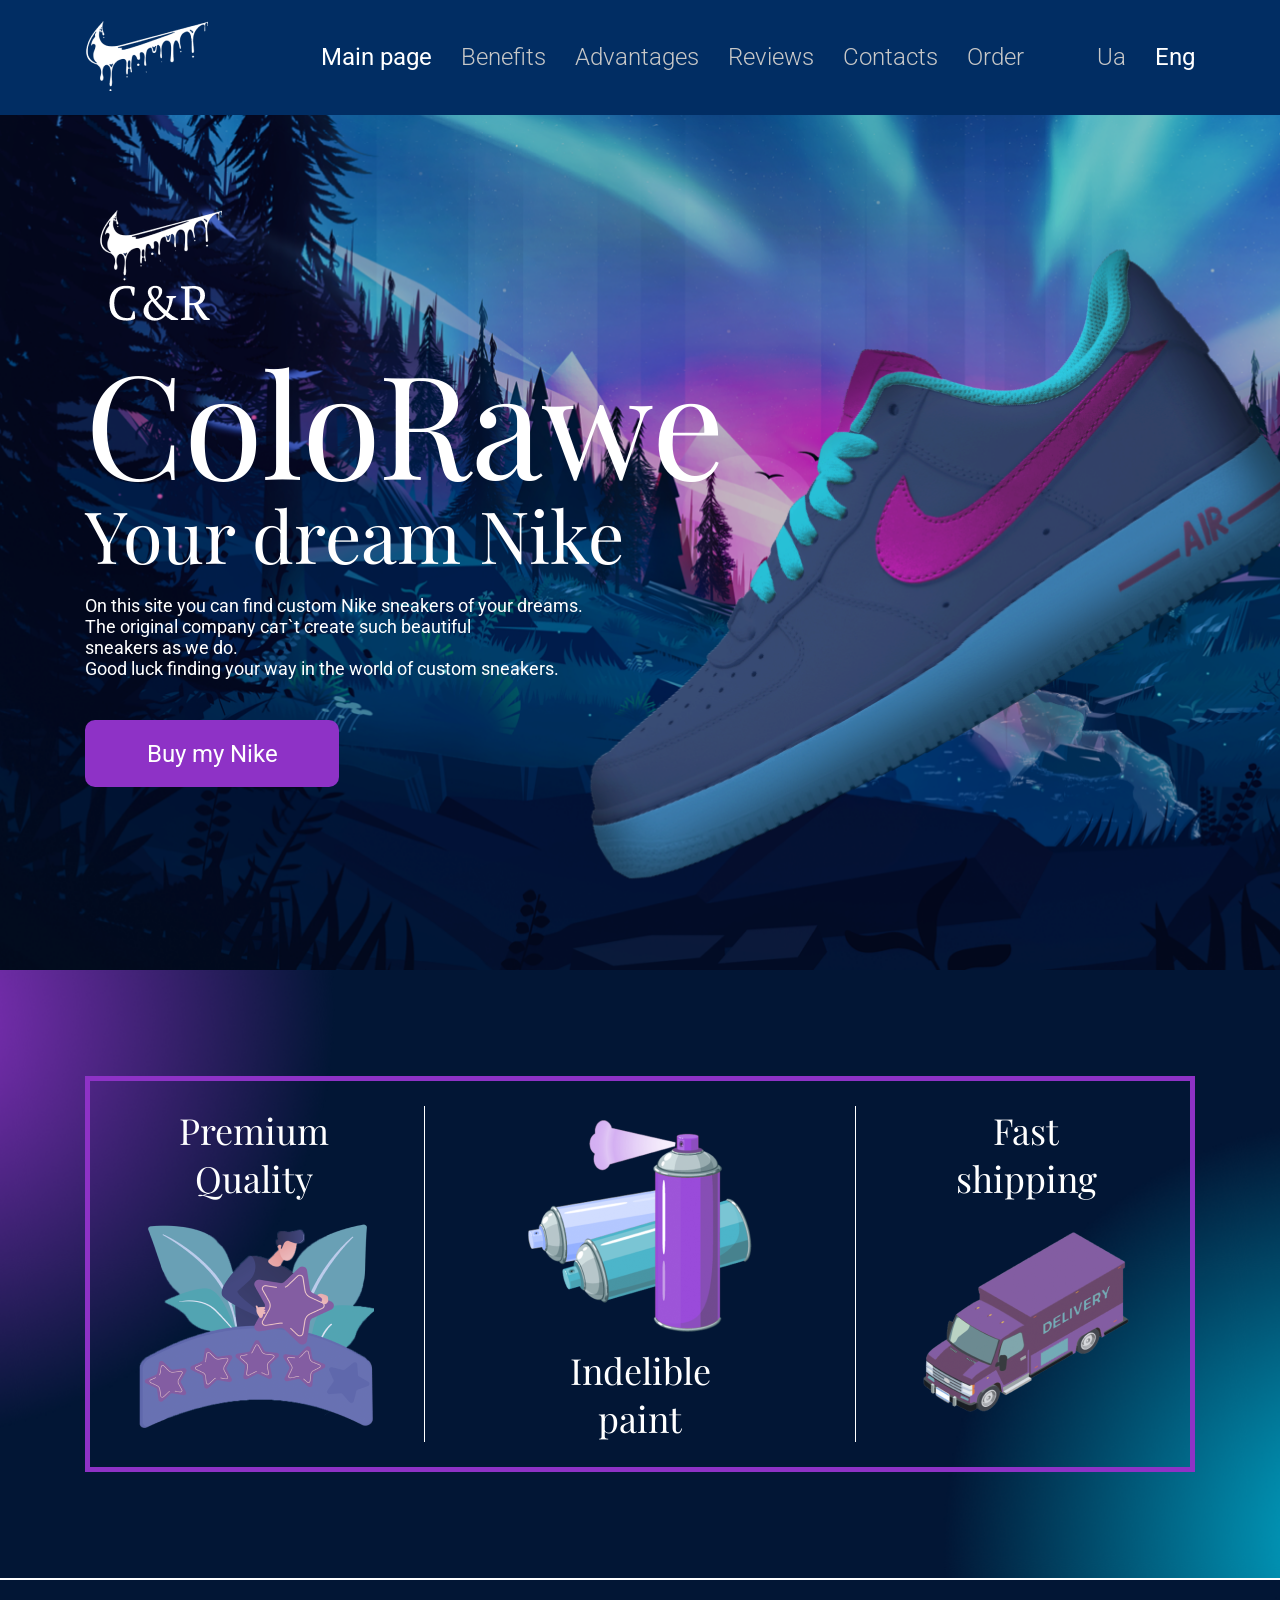
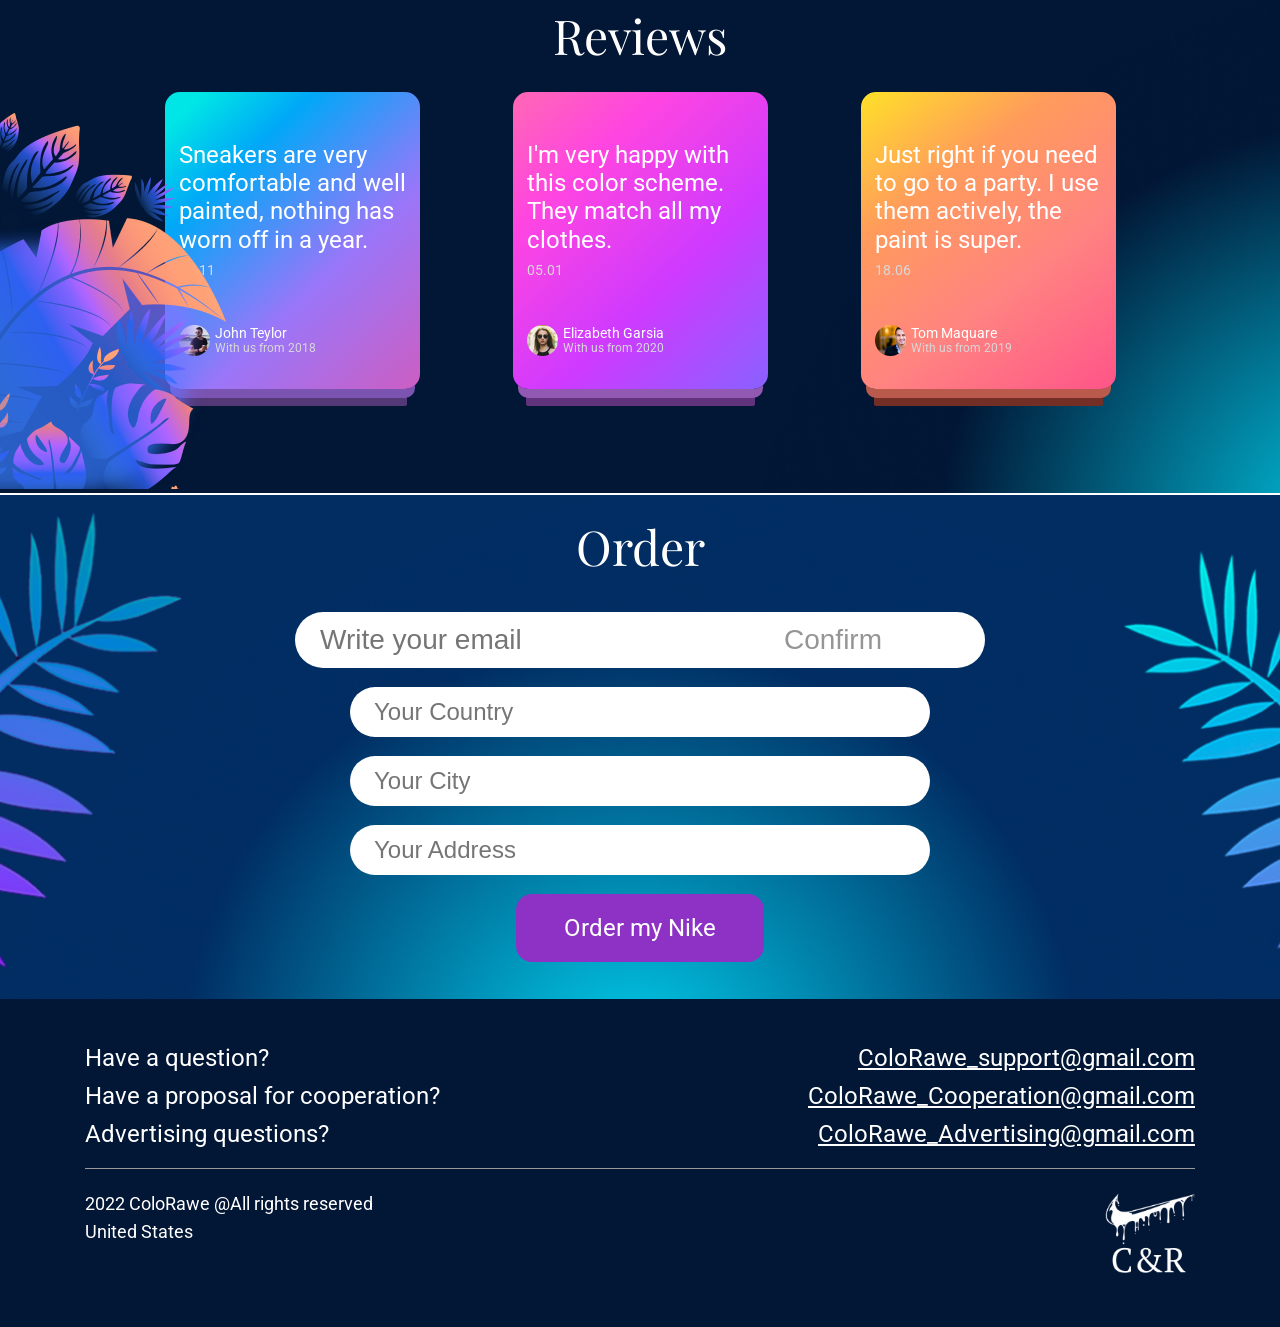
<file: index.html>
<!DOCTYPE html>
<html lang="en">

<head>
    <meta charset="UTF-8">
    <meta name="viewport" content="width=device-width, initial-scale=1.0">
    <title>Document</title>
    <link rel="stylesheet" href="style.css">
</head>

<body>
    <header>
        <div class="header_container">
            <div class="header_logo">
                <img src="./images/nike2.png" alt="logo">
            </div>
            <div class="header_nav">
                <ul class="header_nav--left">
                    <li>
                        <a href="#" class="header_nav--link">Main page</a>
                    </li>
                    <li>
                        <a href="#" class="header_nav--link">Benefits</a>
                    </li>
                    <li>
                        <a href="#" class="header_nav--link">Advantages</a>
                    </li>
                    <li>
                        <a href="#" class="header_nav--link">Reviews</a>
                    </li>
                    <li>
                        <a href="#" class="header_nav--link">Contacts</a>
                    </li>
                    <li>
                        <a href="#" class="header_nav--link">Order</a>
                    </li>
                </ul>
                <ul class="header_nav--right">
                    <li>
                        <a href="#" class="header_nav--link">Ua</a>
                    </li>
                    <li>
                        <a href="#" class="header_nav--link">Eng</a>
                    </li>
                </ul>
            </div>
        </div>
    </header>
    <main>
        <section class="main_section--buy">
            <div class="main_container">
                <div class="main_section--buy-logo">
                    <img src="./images/nike-logo.png" alt="logo">
                </div>
                <h1 class="main_section--buy--title">ColoRawe</h1>
                <h2 class="main_section--buy--h2title">Your dream Nike</h2>
                <p class="main_section--buy--text">On this site you can find custom Nike sneakers of your dreams.
                    The original company caт`t create such beautiful<br>
                    sneakers as we do.<br>
                    Good luck finding your way in the world of custom sneakers.</p>
                <button class="buy_button">Buy my Nike</button>
            </div>
        </section>
        <section class="main_second--card_section">
            <div class="main_container">
                <div class="main_second--cards">
                    <div class="main_second--card">
                        <p class="main_second--card--text">Premium Quality</p>
                        <img src="./images/Звёзды 1.png" alt="foto">
                    </div>
                    <div class="main_second--card">
                        <img src="./images/Краски 1.png" alt="foto">
                        <p class="main_second--card--text">Indelible paint</p>
                    </div>
                    <div class="main_second--card">
                        <p class="main_second--card--text">Fast shipping</p>
                        <img src="./images/Грузан 1.png" alt="foto">
                    </div>
                </div>
            </div>
        </section>
        <section class="main_third--section">
            <div class="main_container">
                <h2 class="main_third--title">Reviews</h2>
                <div class="main_third--cards">
                    <div class="main_third--card">
                        <p class="main_third--card--text">
                            Sneakers are very
                            comfortable and well
                            painted, nothing has
                            worn off in a year.
                        </p>
                        <p class="main_third--card--date">
                            25.11
                        </p>
                        <div class="main_third--card--info">
                            <div class="main_third--card--image">
                                <img src="./images/men-portret.png" alt="men-portret">
                            </div>
                            <div class="main_third--card--info--text">
                                <h6 class="main_third--card--name">John Teylor</h6>
                                <p class="main_third--card--started--date">With us from 2018</p>
                            </div>
                        </div>
                    </div>
                    <div class="main_third--card">
                        <p class="main_third--card--text">
                            I'm very happy with this color scheme.
                            They match all my clothes.
                        </p>
                        <p class="main_third--card--date">
                            05.01
                        </p>
                        <div class="main_third--card--info">
                            <div class="main_third--card--image">
                                <img src="./images/girl-portret.png" alt="girl-portret">
                            </div>
                            <div class="main_third--card--info--text">
                                <h6 class="main_third--card--name">Elizabeth Garsia</h6>
                                <p class="main_third--card--started--date">With us from 2020</p>
                            </div>
                        </div>
                    </div>
                    <div class="main_third--card">
                        <p class="main_third--card--text">
                            Just right if you need to go to a party.
                            I use them actively, the paint is super.
                        </p>
                        <p class="main_third--card--date">
                            18.06
                        </p>
                        <div class="main_third--card--info">
                            <div class="main_third--card--image">
                                <img src="./images/men-second-portret.png" alt="men-second-portret">
                            </div>
                            <div class="main_third--card--info--text">
                                <h6 class="main_third--card--name">Tom Maquare</h6>
                                <p class="main_third--card--started--date">With us from 2019</p>
                            </div>
                        </div>
                    </div>
                </div>
            </div>
            <div class="bag_flower">
                <img src="./images/Цветы.png" alt="flower">
            </div>
        </section>
        <section class="main_fourth--section">
            <div class="main_container">
                <h2 class="main_fourth--title">Order</h2>
                <form>
                    <div class="form_first--line">
                        <input type="email" placeholder="Write your email">
                        <button class="form_first--btn" type="submit">Confirm</button>
                    </div>
                    <input type="text" class="form_input" placeholder="Your Country">
                    <input type="text" class="form_input" placeholder="Your City">
                    <input type="text" class="form_input" placeholder="Your Address">
                    <div class="main_fourth--btn--wrapper">
                        <button class="main_fourth--btn">Order my Nike</button>
                    </div>
                </form>
            </div>
        </section>
    </main>
    <footer>
        <div class="footer_container">
            <div class="footer_top">
                <div class="footer_top--left">
                    <p class="footer_top--left--text">Have a question?</p>
                    <p class="footer_top--left--text">Have a proposal for cooperation?</p>
                    <p class="footer_top--left--text">Advertising questions?</p>
                </div>
                <div class="footer_top--right">
                    <a href="mailto:colorawe_support@gmail.com" class="footer_top--right--link">ColoRawe_support@gmail.com</a>
                    <a href="mailto:colorawe_cooperation@gmail.com" class="footer_top--right--link">ColoRawe_Cooperation@gmail.com</a>
                    <a href="mailto:colorawe_advertising@gmail.com" class="footer_top--right--link">ColoRawe_Advertising@gmail.com</a>
                </div>
            </div>
            <div class="footer_line"></div>
            <div class="footer_bottom">
                <div class="footer_bottom--left">
                    <address>
                        <p class="footer_bottom--text">2022 ColoRawe @All rights reserved</p>
                        <p class="footer_bottom--text">United States</p>
                    </address>
                </div>
                <div class="footer_bottom--right">
                    <img src="./images/nike-logo.png" alt="nike-logo">
                </div>
            </div>
        </div>        
    </footer>
    <script src="script.js"></script>
</body>

</html>
</file>
<file: style.css>
@import url(./css-componens/fonts.css);
@import url(./css-componens/reset.css);
@import url(./css-componens/header.css);
@import url(./css-componens/main.css);
@import url(./css-componens/footer.css);
</file>
